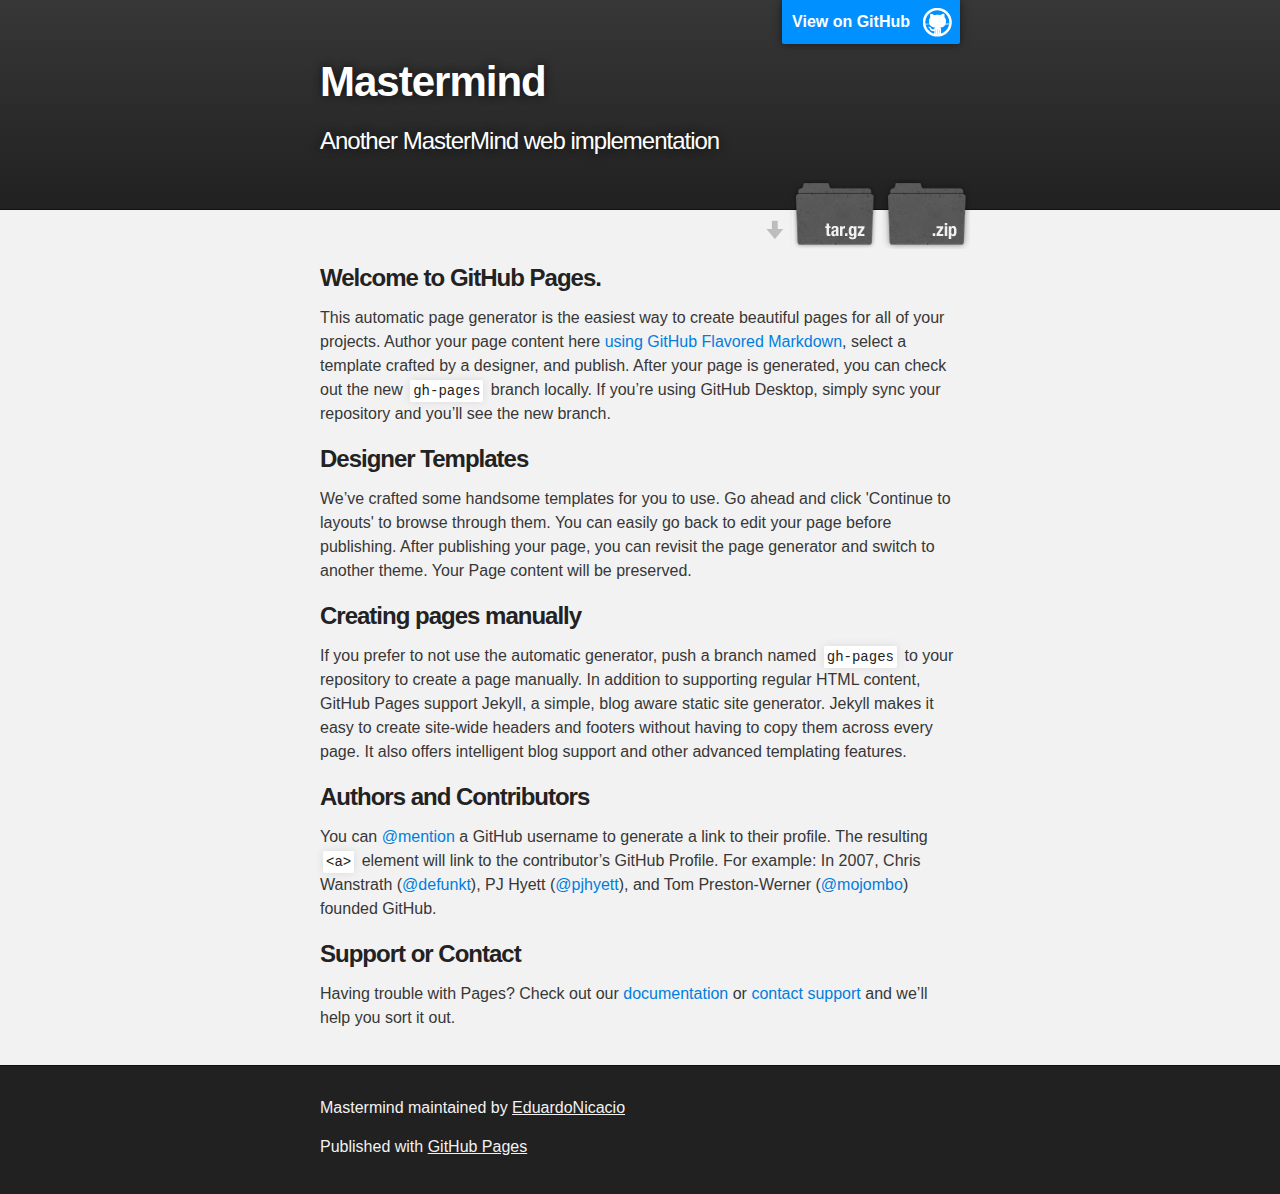
<file: index.html>
<!DOCTYPE html>
<html>

  <head>
    <meta charset='utf-8'>
    <meta http-equiv="X-UA-Compatible" content="chrome=1">
    <meta name="description" content="Mastermind : Another MasterMind web implementation">

    <link rel="stylesheet" type="text/css" media="screen" href="stylesheets/stylesheet.css">

    <title>Mastermind</title>
  </head>

  <body>

    <!-- HEADER -->
    <div id="header_wrap" class="outer">
        <header class="inner">
          <a id="forkme_banner" href="https://github.com/EduardoNicacio/MasterMind">View on GitHub</a>

          <h1 id="project_title">Mastermind</h1>
          <h2 id="project_tagline">Another MasterMind web implementation</h2>

            <section id="downloads">
              <a class="zip_download_link" href="https://github.com/EduardoNicacio/MasterMind/zipball/master">Download this project as a .zip file</a>
              <a class="tar_download_link" href="https://github.com/EduardoNicacio/MasterMind/tarball/master">Download this project as a tar.gz file</a>
            </section>
        </header>
    </div>

    <!-- MAIN CONTENT -->
    <div id="main_content_wrap" class="outer">
      <section id="main_content" class="inner">
        <h3>
<a id="welcome-to-github-pages" class="anchor" href="#welcome-to-github-pages" aria-hidden="true"><span aria-hidden="true" class="octicon octicon-link"></span></a>Welcome to GitHub Pages.</h3>

<p>This automatic page generator is the easiest way to create beautiful pages for all of your projects. Author your page content here <a href="https://guides.github.com/features/mastering-markdown/">using GitHub Flavored Markdown</a>, select a template crafted by a designer, and publish. After your page is generated, you can check out the new <code>gh-pages</code> branch locally. If you’re using GitHub Desktop, simply sync your repository and you’ll see the new branch.</p>

<h3>
<a id="designer-templates" class="anchor" href="#designer-templates" aria-hidden="true"><span aria-hidden="true" class="octicon octicon-link"></span></a>Designer Templates</h3>

<p>We’ve crafted some handsome templates for you to use. Go ahead and click 'Continue to layouts' to browse through them. You can easily go back to edit your page before publishing. After publishing your page, you can revisit the page generator and switch to another theme. Your Page content will be preserved.</p>

<h3>
<a id="creating-pages-manually" class="anchor" href="#creating-pages-manually" aria-hidden="true"><span aria-hidden="true" class="octicon octicon-link"></span></a>Creating pages manually</h3>

<p>If you prefer to not use the automatic generator, push a branch named <code>gh-pages</code> to your repository to create a page manually. In addition to supporting regular HTML content, GitHub Pages support Jekyll, a simple, blog aware static site generator. Jekyll makes it easy to create site-wide headers and footers without having to copy them across every page. It also offers intelligent blog support and other advanced templating features.</p>

<h3>
<a id="authors-and-contributors" class="anchor" href="#authors-and-contributors" aria-hidden="true"><span aria-hidden="true" class="octicon octicon-link"></span></a>Authors and Contributors</h3>

<p>You can <a href="https://help.github.com/articles/basic-writing-and-formatting-syntax/#mentioning-users-and-teams" class="user-mention">@mention</a> a GitHub username to generate a link to their profile. The resulting <code>&lt;a&gt;</code> element will link to the contributor’s GitHub Profile. For example: In 2007, Chris Wanstrath (<a href="https://github.com/defunkt" class="user-mention">@defunkt</a>), PJ Hyett (<a href="https://github.com/pjhyett" class="user-mention">@pjhyett</a>), and Tom Preston-Werner (<a href="https://github.com/mojombo" class="user-mention">@mojombo</a>) founded GitHub.</p>

<h3>
<a id="support-or-contact" class="anchor" href="#support-or-contact" aria-hidden="true"><span aria-hidden="true" class="octicon octicon-link"></span></a>Support or Contact</h3>

<p>Having trouble with Pages? Check out our <a href="https://help.github.com/pages">documentation</a> or <a href="https://github.com/contact">contact support</a> and we’ll help you sort it out.</p>
      </section>
    </div>

    <!-- FOOTER  -->
    <div id="footer_wrap" class="outer">
      <footer class="inner">
        <p class="copyright">Mastermind maintained by <a href="https://github.com/EduardoNicacio">EduardoNicacio</a></p>
        <p>Published with <a href="https://pages.github.com">GitHub Pages</a></p>
      </footer>
    </div>

    

  </body>
</html>
</file>
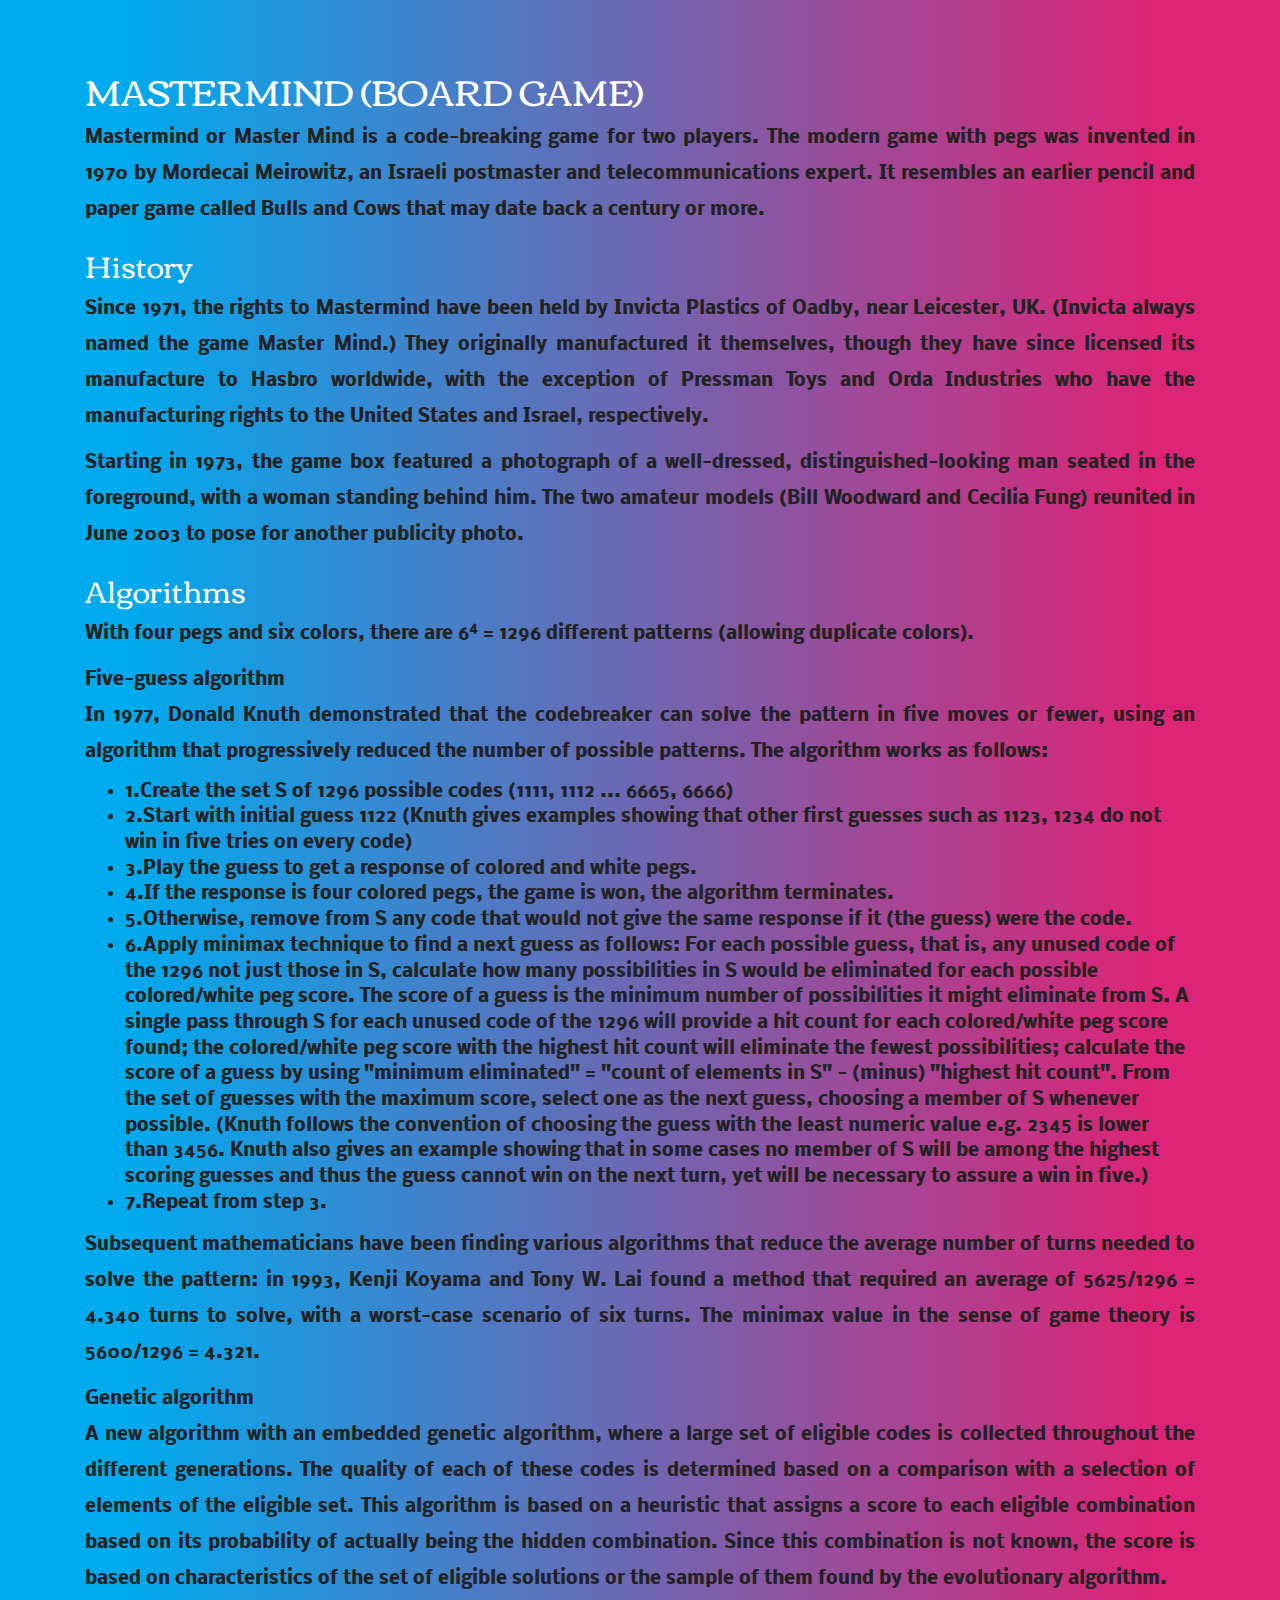
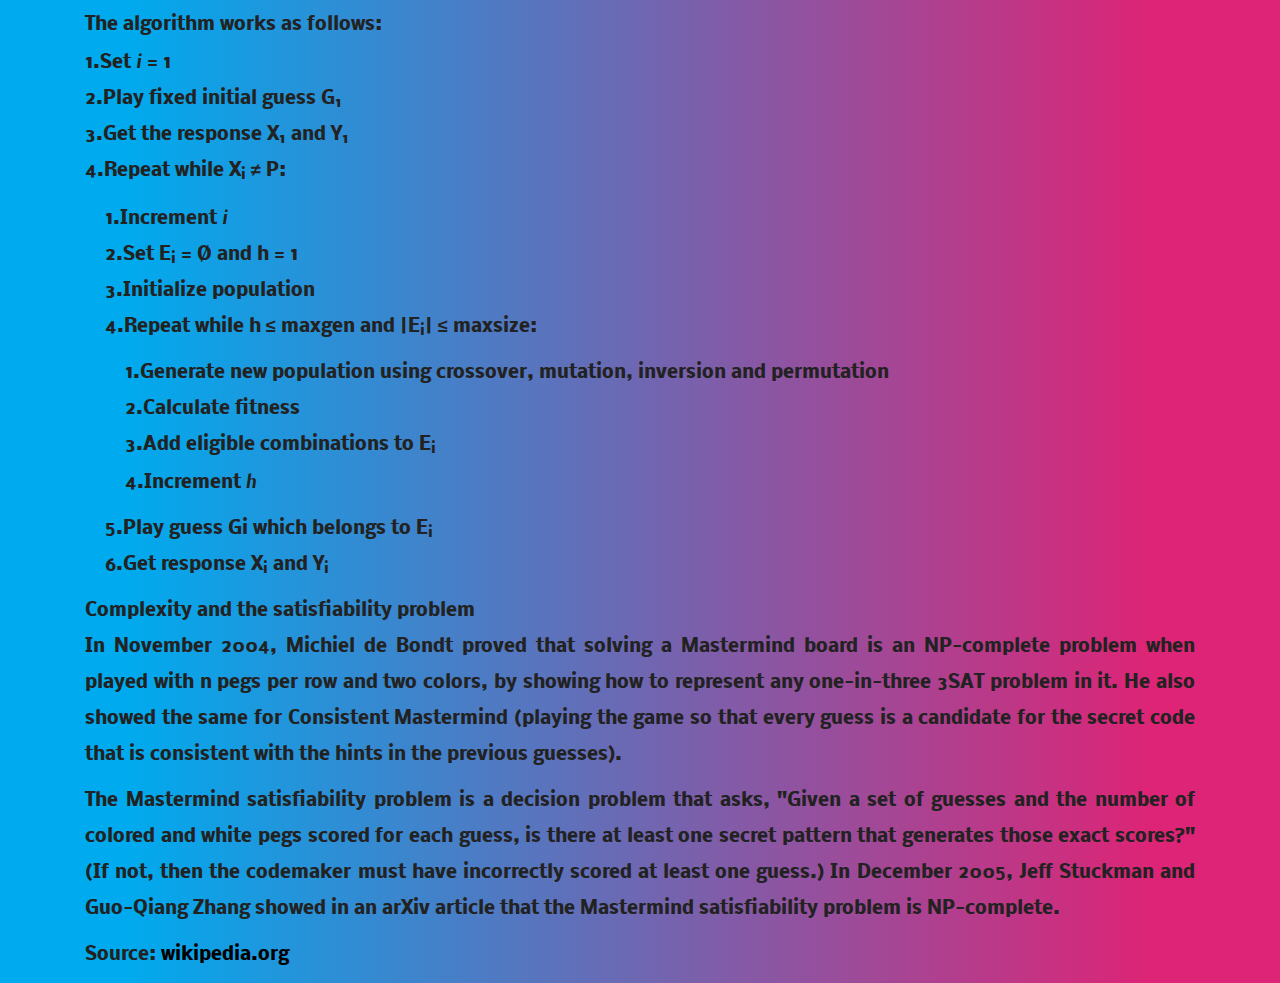
<file: MasterMindSPA/about.html>
﻿<!doctype html>
<html>
<head>
    <meta charset="utf-8">
    <title>About the MasterMind board game</title>

    <link href="Content/bootstrap.min.css" rel="stylesheet" />
    <link href="Content/Site.css" rel="stylesheet" />
    <link href="Content/styles.css" rel="stylesheet" />

    <style type="text/css">
        body {
            background: -webkit-linear-gradient(90deg, #00aaee 10%, #DD2476 90%); /* Chrome 10+, Saf5.1+ */
            background: -moz-linear-gradient(90deg, #00aaee 10%, #DD2476 90%); /* FF3.6+ */
            background: -ms-linear-gradient(90deg, #00aaee 10%, #DD2476 90%); /* IE10 */
            background: -o-linear-gradient(90deg, #00aaee 10%, #DD2476 90%); /* Opera 11.10+ */
            background: linear-gradient(90deg, #00aaee 10%, #DD2476 90%); /* W3C */
        }

        p {
            line-height: 2em;
            text-align:justify;
        }
        a, a:hover {
            color:#000;
        }
    </style>

</head>

<body>
    <div class="container">
        <div class="col-md-12">
            <h1>MASTERMIND (BOARD GAME)</h1>
            <p>
                Mastermind or Master Mind is a code-breaking game for two players.
                The modern game with pegs was invented in 1970 by Mordecai Meirowitz, an Israeli postmaster and telecommunications expert.
                It resembles an earlier pencil and paper game called Bulls and Cows that may date back a century or more.
            </p>
            <h2>History</h2>
            <p>
                Since 1971, the rights to Mastermind have been held by Invicta Plastics of Oadby, near Leicester, UK. (Invicta always named the game Master Mind.)
                They originally manufactured it themselves, though they have since licensed its manufacture to Hasbro worldwide, with the exception of Pressman Toys and Orda Industries who have the manufacturing rights to the United States and Israel, respectively.
            </p><p>
                Starting in 1973, the game box featured a photograph of a well-dressed, distinguished-looking man seated in the foreground, with a woman standing behind him. The two amateur models (Bill Woodward and Cecilia Fung) reunited in June 2003 to pose for another publicity photo.
            </p>

            <h2>Algorithms</h2>
            <p>
                With four pegs and six colors, there are 6<sup>4</sup> = 1296 different patterns (allowing duplicate colors).
            </p>
            <p>
                <b>Five-guess algorithm</b><br>
                In 1977, Donald Knuth demonstrated that the codebreaker can solve the pattern in five moves or fewer, using an algorithm that progressively reduced the number of possible patterns. The algorithm works as follows:
            </p><p>
                <ul>
                    <li><b>1.</b>Create the set S of 1296 possible codes (1111, 1112 ... 6665, 6666)</li>
                    <li>
                        <b>2.</b>Start with initial guess 1122 (Knuth gives examples showing that other first guesses such as 1123, 1234 do not win in five tries on every code)
                    </li>
                    <li>
                        <b>3.</b>Play the guess to get a response of colored and white pegs.
                    </li>
                    <li>
                        <b>4.</b>If the response is four colored pegs, the game is won, the algorithm terminates.
                    </li>
                    <li>
                        <b>5.</b>Otherwise, remove from S any code that would not give the same response if it (the guess) were the code.
                    </li>
                    <li>
                        <b>6.</b>Apply minimax technique to find a next guess as follows: For each possible guess, that is, any unused code of the 1296 not just those in S, calculate how many possibilities in S would be eliminated for each possible colored/white peg score.
                        The score of a guess is the minimum number of possibilities it might eliminate from S.
                        A single pass through S for each unused code of the 1296 will provide a hit count for each colored/white peg score found; the colored/white peg score with the highest hit count will eliminate the fewest possibilities;
                        calculate the score of a guess by using "minimum eliminated" = "count of elements in S" - (minus) "highest hit count". From the set of guesses with the maximum score, select one as the next guess, choosing a member of S whenever possible.
                        (Knuth follows the convention of choosing the guess with the least numeric value e.g. 2345 is lower than 3456. Knuth also gives an example showing that in some cases no member of S will be among the highest scoring guesses and thus the guess cannot win on the next turn, yet will be necessary to assure a win in five.)
                    </li>
                    <li><b>7.</b>Repeat from step 3.</li>
                </ul>
            </p><p>
                Subsequent mathematicians have been finding various algorithms that reduce the average number of turns needed to solve the pattern: in 1993, Kenji Koyama and Tony W. Lai found a method that required an average of 5625/1296 = 4.340 turns to solve, with a worst-case scenario of six turns.
                The minimax value in the sense of game theory is 5600/1296 = 4.321.
            </p>
            <p>
                <b>Genetic algorithm</b><br>
                A new algorithm with an embedded genetic algorithm, where a large set of eligible codes is collected throughout the different generations.
                The quality of each of these codes is determined based on a comparison with a selection of elements of the eligible set.
                This algorithm is based on a heuristic that assigns a score to each eligible combination based on its probability of actually being the hidden combination.
                Since this combination is not known, the score is based on characteristics of the set of eligible solutions or the sample of them found by the evolutionary algorithm.
            </p>
            <p>
                The algorithm works as follows:<br>
                <b>1.</b>Set <i>i</i> = 1<br>
                <b>2.</b>Play fixed initial guess G<sub>1</sub><br>
                <b>3.</b>Get the response X<sub>1</sub> and Y<sub>1</sub><br>
                <b>4.</b>Repeat while X<sub>i</sub> ≠ P:<br>
            <p style="margin-left:20px;">
                <b>1.</b>Increment <i>i</i><br>
                <b>2.</b>Set E<sub>i</sub> = &#216; and h = 1<br>
                <b>3.</b>Initialize population<br>
                <b>4.</b>Repeat while h ≤ maxgen and |E<sub>i</sub>| ≤ maxsize:
            </p>
            <p style="margin-left:40px;">
                <b>1.</b>Generate new population using crossover, mutation, inversion and permutation<br>
                <b>2.</b>Calculate fitness<br>
                <b>3.</b>Add eligible combinations to E<sub>i</sub><br>
                <b>4.</b>Increment <i>h</i><br>
            </p>
            <p style="margin-left:20px;">
                <b>5.</b>Play guess Gi which belongs to E<sub>i</sub><br>
                <b>6.</b>Get response X<sub>i</sub> and Y<sub>i</sub>
            </p>
            </p>
            <p>
                <b>Complexity and the satisfiability problem</b><br>
                In November 2004, Michiel de Bondt proved that solving a Mastermind board is an NP-complete problem when played with n pegs per row and two colors,
                by showing how to represent any one-in-three 3SAT problem in it. He also showed the same for Consistent Mastermind
                (playing the game so that every guess is a candidate for the secret code that is consistent with the hints in the previous guesses).
            </p>
            <p>
                The Mastermind satisfiability problem is a decision problem that asks, "Given a set of guesses and the number of colored and white pegs scored for each guess,
                is there at least one secret pattern that generates those exact scores?" (If not, then the codemaker must have incorrectly scored at least one guess.)
                In December 2005, Jeff Stuckman and Guo-Qiang Zhang showed in an arXiv article that the Mastermind satisfiability problem is NP-complete.
            </p>
            <p>Source: <a href="https://en.wikipedia.org/wiki/Mastermind_(board_game)">wikipedia.org</a></p>
        </div>
    </div>
</body>
</html>
</file>
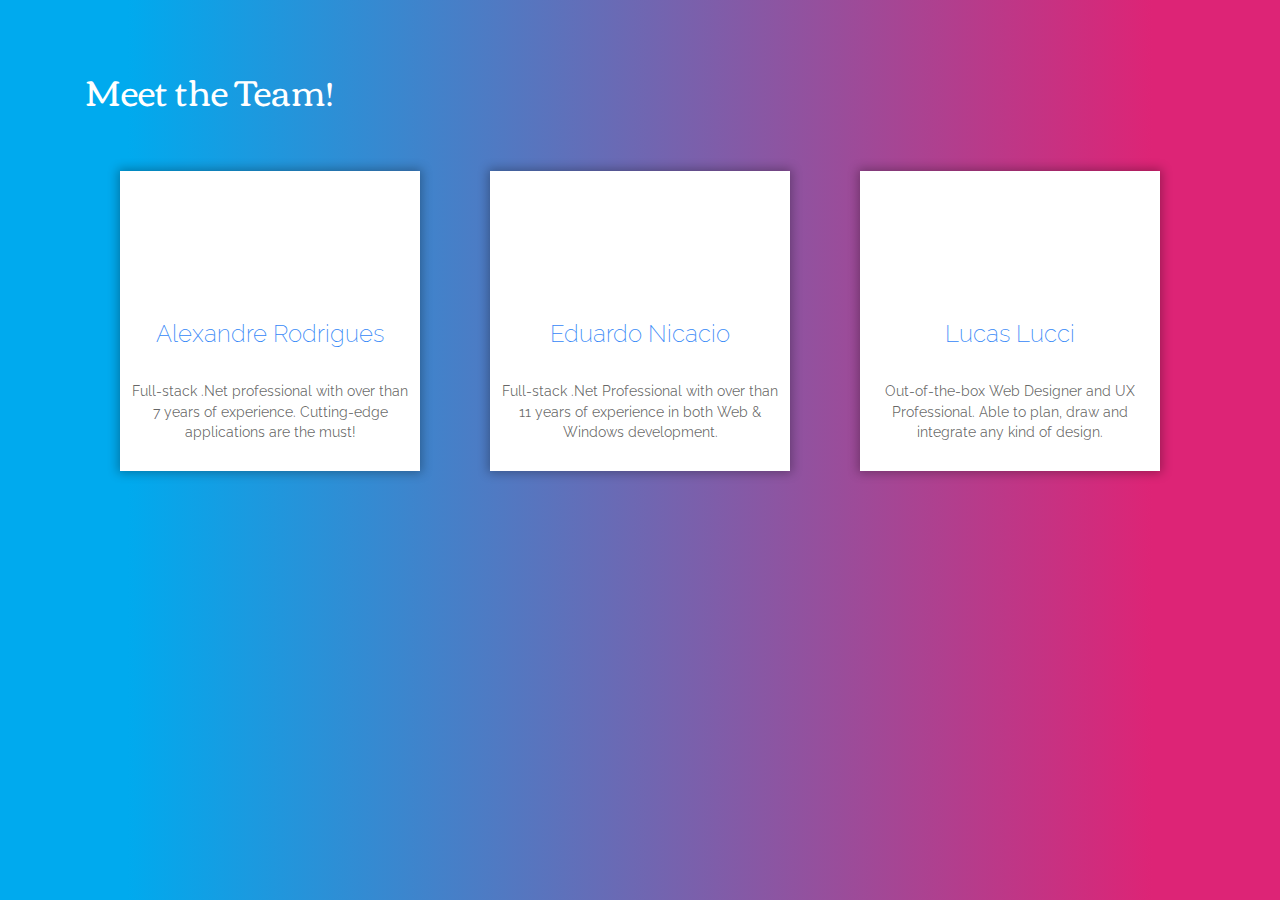
<file: MasterMindSPA/meet.html>
﻿<!doctype html>
<html>
<head>
    <meta charset="utf-8">
    <title>Meet the team!</title>
    <link href="Content/bootstrap.min.css" rel="stylesheet" />
    <link href="Content/Site.css" rel="stylesheet" />
    <link href="Content/styles.css" rel="stylesheet" />
    <link href="Content/Cards.css" rel="stylesheet" />
    <link href="Content/SocialIcons.css" rel="stylesheet" />
    <link href="Content/font-awesome.min.css" rel="stylesheet" />
</head>

<body>
    <div class="container">
        <div class="col-md-12">
            <h1>Meet the Team!</h1>
            <br /><br />

            <div class="col-md-4">
                <div class="card transition">
                    <h2 class="transition">Alexandre Rodrigues</h2>
                    <p>Full-stack .Net professional with over than 7 years of experience. Cutting-edge applications are the must!</p>
                    <div class="cta-container transition">
                        <ul class="social-icons icon-circle icon-zoom list-unstyled list-inline">
                            <li><a href="https://www.facebook.com/RodriguesAle" target="_blank"><i class="fa fa-facebook"></i></a></li>
                            <li><a href="https://br.linkedin.com/in/alexandre-rodrigues-b4629234" target="_blank"><i class="fa fa-linkedin"></i></a></li>
                        </ul>
                    </div>
                    <div class="card_circle card_alexandre transition"></div>
                </div>
            </div>
            <div class="col-md-4">
                <div class="card transition">
                    <h2 class="transition">Eduardo Nicacio</h2>
                    <p>Full-stack .Net Professional with over than 11 years of experience in both Web &amp; Windows development.</p>
                    <div class="cta-container transition">
                        <ul class="social-icons icon-circle icon-zoom list-unstyled list-inline">
                            <li><a href="https://www.facebook.com/EduNicacio" target="_blank"><i class="fa fa-facebook"></i></a></li>
                            <li><a href="https://twitter.com/ecnsoft" target="_blank"><i class="fa fa-twitter"></i></a></li>
                            <li><a href="https://plus.google.com/111075473921423934994/" target="_blank"><i class="fa fa-google-plus"></i></a></li>
                            <li><a href="https://www.linkedin.com/in/eduardonicacio" target="_blank"><i class="fa fa-linkedin"></i></a></li>
                        </ul>
                    </div>
                    <div class="card_circle card_eduardo transition"></div>
                </div>
            </div>
            <div class="col-md-4">
                <div class="card transition">
                    <h2 class="transition">Lucas Lucci</h2>
                    <p>Out-of-the-box Web Designer and UX Professional. Able to plan, draw and integrate any kind of design.</p>
                    <div class="cta-container transition">
                        <ul class="social-icons icon-circle icon-zoom list-unstyled list-inline">
                            <li><a href="https://www.facebook.com/people/Lucas-Lucci/100009127424853" target="_blank"><i class="fa fa-facebook"></i></a></li>
                            <li><a href="https://www.linkedin.com/in/lucaslucci" target="_blank"><i class="fa fa-linkedin"></i></a></li>
                        </ul>
                    </div>
                    <div class="card_circle card_lucas transition"></div>
                </div>
            </div>
        </div>
    </div>
</body>
</html>
</file>
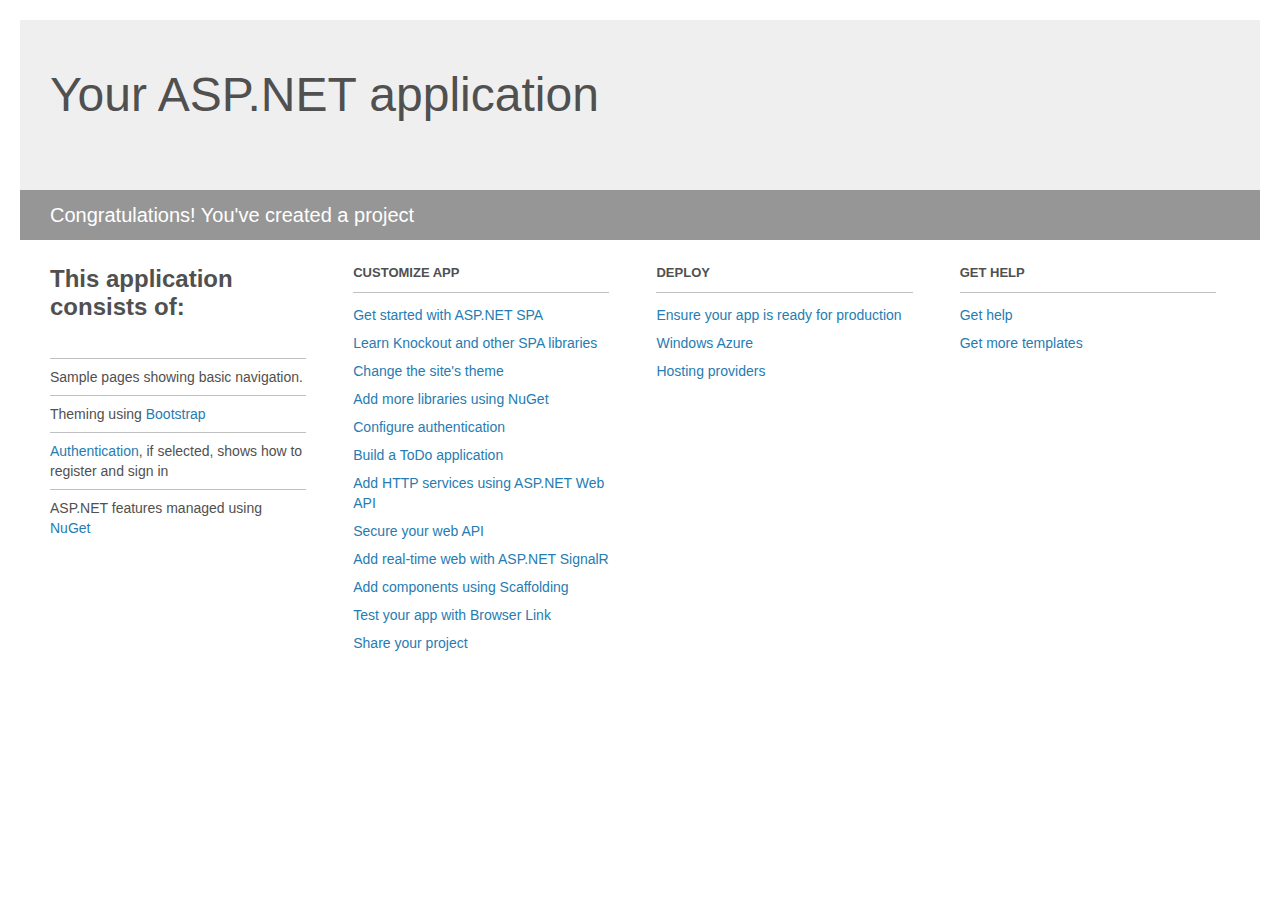
<file: MasterMindSPA/Project_Readme.html>
﻿<!DOCTYPE html>
<html lang="en">
<head>
    <meta charset="utf-8" />
    <title>Your ASP.NET application</title>
    <style>
        body {
            background: #fff;
            color: #505050;
            font: 14px 'Segoe UI', tahoma, arial, helvetica, sans-serif;
            margin: 20px;
            padding: 0;
        }

        #header {
            background: #efefef;
            padding: 0;
        }

        h1 {
            font-size: 48px;
            font-weight: normal;
            margin: 0;
            padding: 0 30px;
            line-height: 150px;
        }

        p {
            font-size: 20px;
            color: #fff;
            background: #969696;
            padding: 0 30px;
            line-height: 50px;
        }

        #main {
            padding: 5px 30px;
        }

        .section {
            width: 21.7%;
            float: left;
            margin: 0 0 0 4%;
        }

            .section h2 {
                font-size: 13px;
                text-transform: uppercase;
                margin: 0;
                border-bottom: 1px solid silver;
                padding-bottom: 12px;
                margin-bottom: 8px;
            }

            .section.first {
                margin-left: 0;
            }

                .section.first h2 {
                    font-size: 24px;
                    text-transform: none;
                    margin-bottom: 25px;
                    border: none;
                }

                .section.first li {
                    border-top: 1px solid silver;
                    padding: 8px 0;
                }

            .section.last {
                margin-right: 0;
            }

        ul {
            list-style: none;
            padding: 0;
            margin: 0;
            line-height: 20px;
        }

        li {
            padding: 4px 0;
        }

        a {
            color: #267cb2;
            text-decoration: none;
        }

            a:hover {
                text-decoration: underline;
            }
    </style>
</head>
<body>

    <div id="header">
        <h1>Your ASP.NET application</h1>
        <p>Congratulations! You've created a project</p>
    </div>

    <div id="main">
        <div class="section first">
            <h2>This application consists of:</h2>
            <ul>
                <li>Sample pages showing basic navigation.</li> 
                <li>Theming using <a href="http://go.microsoft.com/fwlink/?LinkID=320754">Bootstrap</a></li>
                <li><a href="http://go.microsoft.com/fwlink/?LinkID=320755">Authentication</a>, if selected, shows how to register and sign in</li>
                <li>ASP.NET features managed using <a href="http://go.microsoft.com/fwlink/?LinkID=320777">NuGet</a></li>
            </ul>
        </div>

        <div class="section">
            <h2>Customize app</h2>
            <ul>
                <li><a href="http://go.microsoft.com/fwlink/?LinkID=320778">Get started with ASP.NET SPA</a></li>
                <li><a href="http://go.microsoft.com/fwlink/?LinkID=320779">Learn Knockout and other SPA libraries</a></li>
                <li><a href="http://go.microsoft.com/fwlink/?LinkID=320758">Change the site's theme</a></li>
                <li><a href="http://go.microsoft.com/fwlink/?LinkID=320759">Add more libraries using NuGet</a></li>
                <li><a href="http://go.microsoft.com/fwlink/?LinkID=320780">Configure authentication</a></li>
                <li><a href="http://go.microsoft.com/fwlink/?LinkID=320955">Build a ToDo application</a></li>
                <li><a href="http://go.microsoft.com/fwlink/?LinkID=320763">Add HTTP services using ASP.NET Web API</a></li>
                <li><a href="http://go.microsoft.com/fwlink/?LinkID=320764">Secure your web API</a></li>
                <li><a href="http://go.microsoft.com/fwlink/?LinkID=320765">Add real-time web with ASP.NET SignalR</a></li>
                <li><a href="http://go.microsoft.com/fwlink/?LinkID=320766">Add components using Scaffolding</a></li>
                <li><a href="http://go.microsoft.com/fwlink/?LinkID=320767">Test your app with Browser Link</a></li>
                <li><a href="http://go.microsoft.com/fwlink/?LinkID=320768">Share your project</a></li>
            </ul>
        </div>

        <div class="section">
            <h2>Deploy</h2>
            <ul>
                <li><a href="http://go.microsoft.com/fwlink/?LinkID=320769">Ensure your app is ready for production</a></li>
                <li><a href="http://go.microsoft.com/fwlink/?LinkID=320770">Windows Azure</a></li>
                <li><a href="http://go.microsoft.com/fwlink/?LinkID=320771">Hosting providers</a></li>
            </ul>
        </div>

        <div class="section last">
            <h2>Get help</h2>
            <ul>
                <li><a href="http://go.microsoft.com/fwlink/?LinkID=320772">Get help</a></li>
                <li><a href="http://go.microsoft.com/fwlink/?LinkID=320773">Get more templates</a></li>
            </ul>
        </div>
    </div>

</body>
</html>
</file>
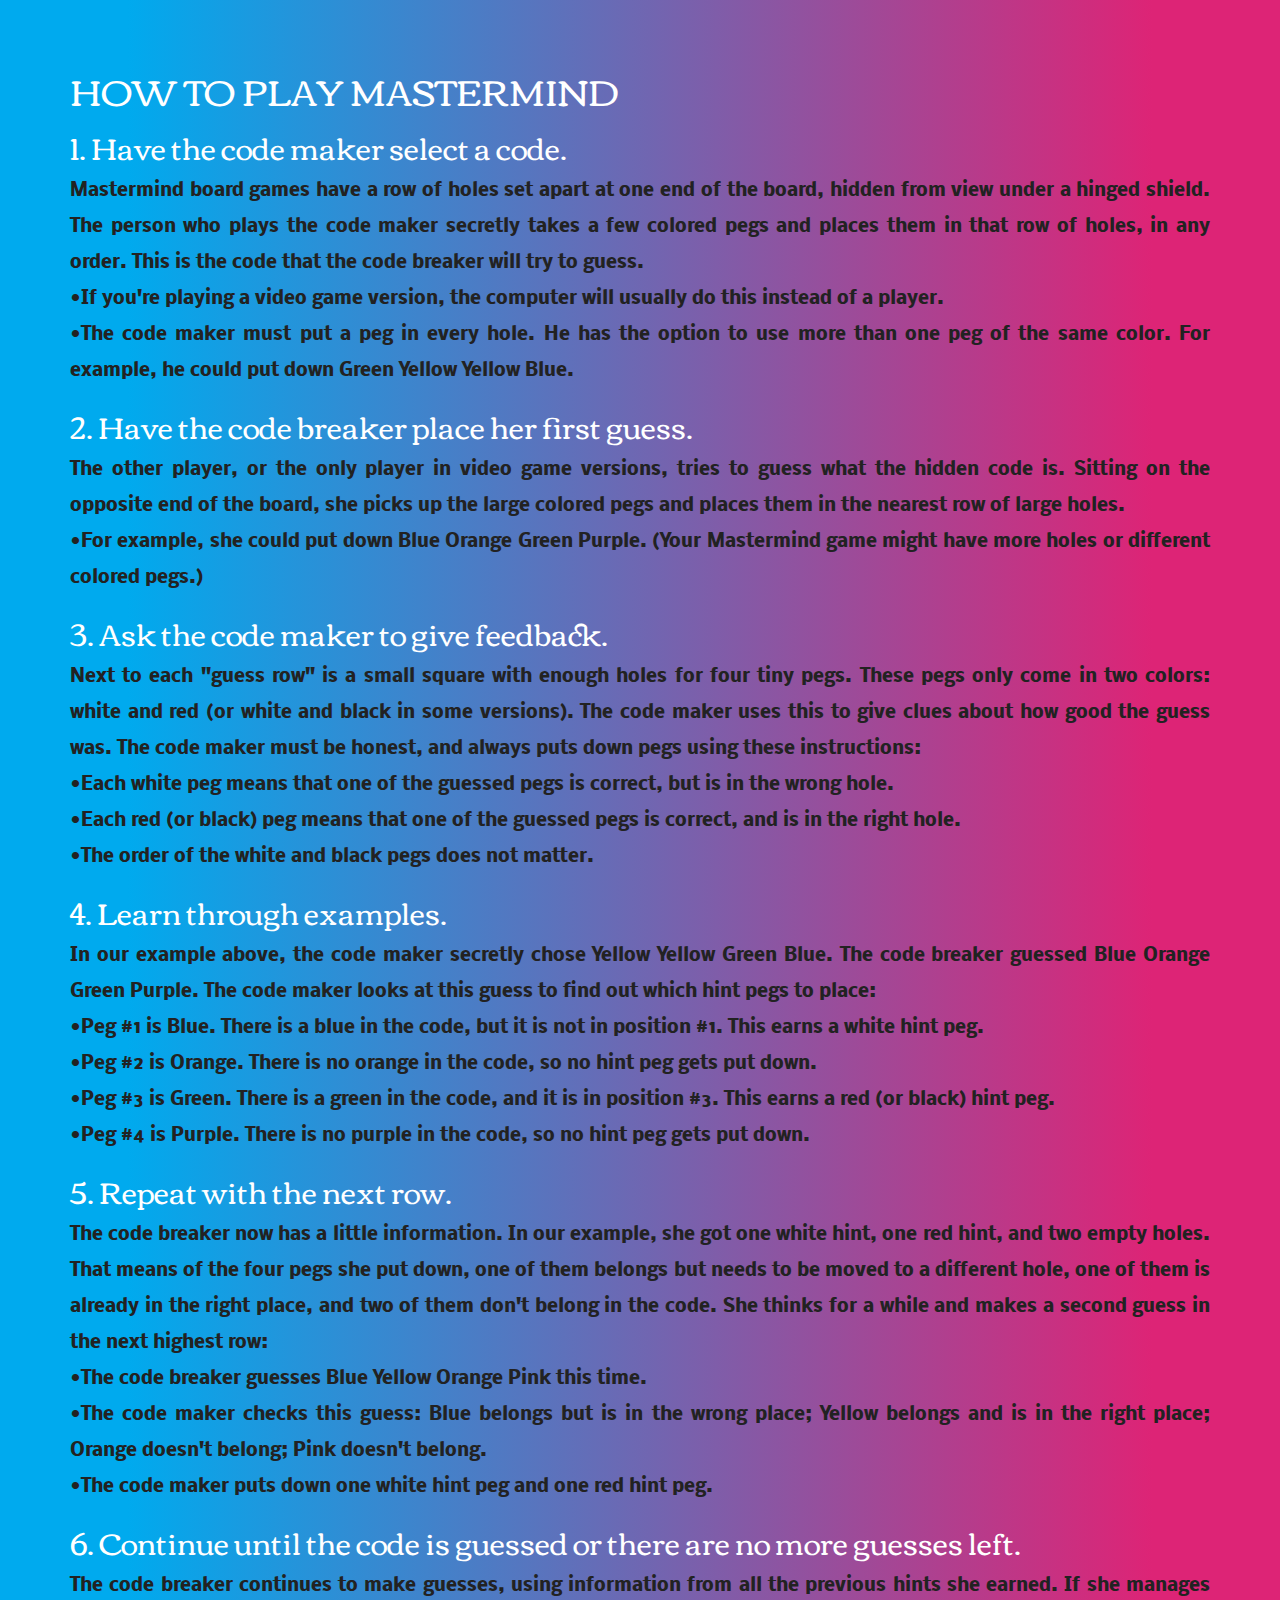
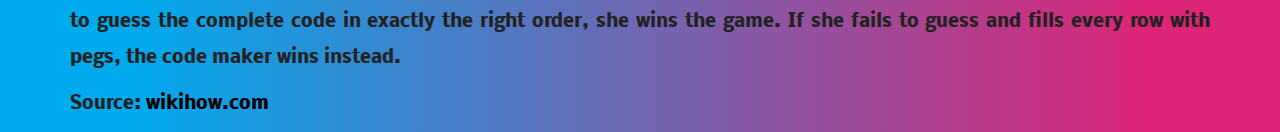
<file: MasterMindSPA/rules.html>
﻿<!doctype html>
<html>
<head>
    <meta charset="utf-8">
    <title>How to Play MasterMind</title>
    <link href="Content/bootstrap.min.css" rel="stylesheet" />
    <link href="Content/Site.css" rel="stylesheet" />
    <link href="Content/styles.css" rel="stylesheet" />

    <style type="text/css">
        body {
            background: -webkit-linear-gradient(90deg, #00aaee 10%, #DD2476 90%); /* Chrome 10+, Saf5.1+ */
            background: -moz-linear-gradient(90deg, #00aaee 10%, #DD2476 90%); /* FF3.6+ */
            background: -ms-linear-gradient(90deg, #00aaee 10%, #DD2476 90%); /* IE10 */
            background: -o-linear-gradient(90deg, #00aaee 10%, #DD2476 90%); /* Opera 11.10+ */
            background: linear-gradient(90deg, #00aaee 10%, #DD2476 90%); /* W3C */
        }

        p {
            line-height: 2em;
            text-align: justify;
        }

        a, a:hover {
            color: #000;
        }
    </style>
</head>

<body>
    <div class="container">
        <h1>HOW TO PLAY MASTERMIND</h1>
        <h2>1. Have the code maker select a code.</h2>
        <p>
            Mastermind board games have a row of holes set apart at one end of the board, hidden from view under a hinged shield.
            The person who plays the code maker secretly takes a few colored pegs and places them in that row of holes, in any order.
            This is the code that the code breaker will try to guess.
            <br>
            •If you're playing a video game version, the computer will usually do this instead of a player.
            <br>
            •The code maker must put a peg in every hole. He has the option to use more than one peg of the same color. For example, he could put down Green Yellow Yellow Blue.

        </p>
        <h2>2. Have the code breaker place her first guess.</h2>
        <p>
            The other player, or the only player in video game versions, tries to guess what the hidden code is.
            Sitting on the opposite end of the board, she picks up the large colored pegs and places them in the nearest row of large holes.<br>
            •For example, she could put down Blue Orange Green Purple. (Your Mastermind game might have more holes or different colored pegs.)

        </p>
        <h2>3. Ask the code maker to give feedback.</h2>
        <p>
            Next to each "guess row" is a small square with enough holes for four tiny pegs.
            These pegs only come in two colors: white and red (or white and black in some versions).
            The code maker uses this to give clues about how good the guess was.
            The code maker must be honest, and always puts down pegs using these instructions:
            <br>
            •Each white peg means that one of the guessed pegs is correct, but is in the wrong hole.
            <br>
            •Each red (or black) peg means that one of the guessed pegs is correct, and is in the right hole.
            <br>
            •The order of the white and black pegs does not matter.
        </p>
        <h2>4. Learn through examples.</h2>
        <p>
            In our example above, the code maker secretly chose Yellow Yellow Green Blue. The code breaker guessed Blue Orange Green Purple.
            The code maker looks at this guess to find out which hint pegs to place:<br>
            •Peg #1 is Blue. There is a blue in the code, but it is not in position #1. This earns a white hint peg.<br>
            •Peg #2 is Orange. There is no orange in the code, so no hint peg gets put down.<br>
            •Peg #3 is Green. There is a green in the code, and it is in position #3. This earns a red (or black) hint peg.
            <br>
            •Peg #4 is Purple. There is no purple in the code, so no hint peg gets put down.

        </p>
        <h2>5. Repeat with the next row.</h2>
        <p>
            The code breaker now has a little information. In our example, she got one white hint, one red hint, and two empty holes.
            That means of the four pegs she put down, one of them belongs but needs to be moved to a different hole, one of them is already in the right place, and two of them don't belong in the code.
            She thinks for a while and makes a second guess in the next highest row:
            <br>
            •The code breaker guesses Blue Yellow Orange Pink this time.
            <br>
            •The code maker checks this guess: Blue belongs but is in the wrong place; Yellow belongs and is in the right place; Orange doesn't belong; Pink doesn't belong.<br>
            •The code maker puts down one white hint peg and one red hint peg.

        </p>
        <h2>6. Continue until the code is guessed or there are no more guesses left.</h2>
        <p>
            The code breaker continues to make guesses, using information from all the previous hints she earned.
            If she manages to guess the complete code in exactly the right order, she wins the game.
            If she fails to guess and fills every row with pegs, the code maker wins instead.
        </p>
        <p>Source: <a href="http://www.wikihow.com/Play-Mastermind">wikihow.com</a></p>
    </div>
</body>
</html>
</file>
<file: stylesheets/stylesheet.css>
/*******************************************************************************
Slate Theme for GitHub Pages
by Jason Costello, @jsncostello
*******************************************************************************/

@import url(github-light.css);

/*******************************************************************************
MeyerWeb Reset
*******************************************************************************/

html, body, div, span, applet, object, iframe,
h1, h2, h3, h4, h5, h6, p, blockquote, pre,
a, abbr, acronym, address, big, cite, code,
del, dfn, em, img, ins, kbd, q, s, samp,
small, strike, strong, sub, sup, tt, var,
b, u, i, center,
dl, dt, dd, ol, ul, li,
fieldset, form, label, legend,
table, caption, tbody, tfoot, thead, tr, th, td,
article, aside, canvas, details, embed,
figure, figcaption, footer, header, hgroup,
menu, nav, output, ruby, section, summary,
time, mark, audio, video {
  margin: 0;
  padding: 0;
  border: 0;
  font: inherit;
  vertical-align: baseline;
}

/* HTML5 display-role reset for older browsers */
article, aside, details, figcaption, figure,
footer, header, hgroup, menu, nav, section {
  display: block;
}

ol, ul {
  list-style: none;
}

table {
  border-collapse: collapse;
  border-spacing: 0;
}

/*******************************************************************************
Theme Styles
*******************************************************************************/

body {
  box-sizing: border-box;
  color:#373737;
  background: #212121;
  font-size: 16px;
  font-family: 'Myriad Pro', Calibri, Helvetica, Arial, sans-serif;
  line-height: 1.5;
  -webkit-font-smoothing: antialiased;
}

h1, h2, h3, h4, h5, h6 {
  margin: 10px 0;
  font-weight: 700;
  color:#222222;
  font-family: 'Lucida Grande', 'Calibri', Helvetica, Arial, sans-serif;
  letter-spacing: -1px;
}

h1 {
  font-size: 36px;
  font-weight: 700;
}

h2 {
  padding-bottom: 10px;
  font-size: 32px;
  background: url('../images/bg_hr.png') repeat-x bottom;
}

h3 {
  font-size: 24px;
}

h4 {
  font-size: 21px;
}

h5 {
  font-size: 18px;
}

h6 {
  font-size: 16px;
}

p {
  margin: 10px 0 15px 0;
}

footer p {
  color: #f2f2f2;
}

a {
  text-decoration: none;
  color: #007edf;
  text-shadow: none;

  transition: color 0.5s ease;
  transition: text-shadow 0.5s ease;
  -webkit-transition: color 0.5s ease;
  -webkit-transition: text-shadow 0.5s ease;
  -moz-transition: color 0.5s ease;
  -moz-transition: text-shadow 0.5s ease;
  -o-transition: color 0.5s ease;
  -o-transition: text-shadow 0.5s ease;
  -ms-transition: color 0.5s ease;
  -ms-transition: text-shadow 0.5s ease;
}

a:hover, a:focus {text-decoration: underline;}

footer a {
  color: #F2F2F2;
  text-decoration: underline;
}

em {
  font-style: italic;
}

strong {
  font-weight: bold;
}

img {
  position: relative;
  margin: 0 auto;
  max-width: 739px;
  padding: 5px;
  margin: 10px 0 10px 0;
  border: 1px solid #ebebeb;

  box-shadow: 0 0 5px #ebebeb;
  -webkit-box-shadow: 0 0 5px #ebebeb;
  -moz-box-shadow: 0 0 5px #ebebeb;
  -o-box-shadow: 0 0 5px #ebebeb;
  -ms-box-shadow: 0 0 5px #ebebeb;
}

p img {
  display: inline;
  margin: 0;
  padding: 0;
  vertical-align: middle;
  text-align: center;
  border: none;
}

pre, code {
  width: 100%;
  color: #222;
  background-color: #fff;

  font-family: Monaco, "Bitstream Vera Sans Mono", "Lucida Console", Terminal, monospace;
  font-size: 14px;

  border-radius: 2px;
  -moz-border-radius: 2px;
  -webkit-border-radius: 2px;
}

pre {
  width: 100%;
  padding: 10px;
  box-shadow: 0 0 10px rgba(0,0,0,.1);
  overflow: auto;
}

code {
  padding: 3px;
  margin: 0 3px;
  box-shadow: 0 0 10px rgba(0,0,0,.1);
}

pre code {
  display: block;
  box-shadow: none;
}

blockquote {
  color: #666;
  margin-bottom: 20px;
  padding: 0 0 0 20px;
  border-left: 3px solid #bbb;
}


ul, ol, dl {
  margin-bottom: 15px
}

ul {
  list-style-position: inside;
  list-style: disc;
  padding-left: 20px;
}

ol {
  list-style-position: inside;
  list-style: decimal;
  padding-left: 20px;
}

dl dt {
  font-weight: bold;
}

dl dd {
  padding-left: 20px;
  font-style: italic;
}

dl p {
  padding-left: 20px;
  font-style: italic;
}

hr {
  height: 1px;
  margin-bottom: 5px;
  border: none;
  background: url('../images/bg_hr.png') repeat-x center;
}

table {
  border: 1px solid #373737;
  margin-bottom: 20px;
  text-align: left;
 }

th {
  font-family: 'Lucida Grande', 'Helvetica Neue', Helvetica, Arial, sans-serif;
  padding: 10px;
  background: #373737;
  color: #fff;
 }

td {
  padding: 10px;
  border: 1px solid #373737;
 }

form {
  background: #f2f2f2;
  padding: 20px;
}

/*******************************************************************************
Full-Width Styles
*******************************************************************************/

.outer {
  width: 100%;
}

.inner {
  position: relative;
  max-width: 640px;
  padding: 20px 10px;
  margin: 0 auto;
}

#forkme_banner {
  display: block;
  position: absolute;
  top:0;
  right: 10px;
  z-index: 10;
  padding: 10px 50px 10px 10px;
  color: #fff;
  background: url('../images/blacktocat.png') #0090ff no-repeat 95% 50%;
  font-weight: 700;
  box-shadow: 0 0 10px rgba(0,0,0,.5);
  border-bottom-left-radius: 2px;
  border-bottom-right-radius: 2px;
}

#header_wrap {
  background: #212121;
  background: -moz-linear-gradient(top, #373737, #212121);
  background: -webkit-linear-gradient(top, #373737, #212121);
  background: -ms-linear-gradient(top, #373737, #212121);
  background: -o-linear-gradient(top, #373737, #212121);
  background: linear-gradient(top, #373737, #212121);
}

#header_wrap .inner {
  padding: 50px 10px 30px 10px;
}

#project_title {
  margin: 0;
  color: #fff;
  font-size: 42px;
  font-weight: 700;
  text-shadow: #111 0px 0px 10px;
}

#project_tagline {
  color: #fff;
  font-size: 24px;
  font-weight: 300;
  background: none;
  text-shadow: #111 0px 0px 10px;
}

#downloads {
  position: absolute;
  width: 210px;
  z-index: 10;
  bottom: -40px;
  right: 0;
  height: 70px;
  background: url('../images/icon_download.png') no-repeat 0% 90%;
}

.zip_download_link {
  display: block;
  float: right;
  width: 90px;
  height:70px;
  text-indent: -5000px;
  overflow: hidden;
  background: url(../images/sprite_download.png) no-repeat bottom left;
}

.tar_download_link {
  display: block;
  float: right;
  width: 90px;
  height:70px;
  text-indent: -5000px;
  overflow: hidden;
  background: url(../images/sprite_download.png) no-repeat bottom right;
  margin-left: 10px;
}

.zip_download_link:hover {
  background: url(../images/sprite_download.png) no-repeat top left;
}

.tar_download_link:hover {
  background: url(../images/sprite_download.png) no-repeat top right;
}

#main_content_wrap {
  background: #f2f2f2;
  border-top: 1px solid #111;
  border-bottom: 1px solid #111;
}

#main_content {
  padding-top: 40px;
}

#footer_wrap {
  background: #212121;
}



/*******************************************************************************
Small Device Styles
*******************************************************************************/

@media screen and (max-width: 480px) {
  body {
    font-size:14px;
  }

  #downloads {
    display: none;
  }

  .inner {
    min-width: 320px;
    max-width: 480px;
  }

  #project_title {
  font-size: 32px;
  }

  h1 {
    font-size: 28px;
  }

  h2 {
    font-size: 24px;
  }

  h3 {
    font-size: 21px;
  }

  h4 {
    font-size: 18px;
  }

  h5 {
    font-size: 14px;
  }

  h6 {
    font-size: 12px;
  }

  code, pre {
    min-width: 320px;
    max-width: 480px;
    font-size: 11px;
  }

}
</file>
<file: MasterMindSPA/Content/Site.css>
﻿body {
    padding-top: 50px;
    padding-bottom: 20px;
}

/* Set padding to keep content from hitting the edges */
.body-content {
    padding-left: 15px;
    padding-right: 15px;
}

/* Set width on the form input elements since they're 100% wide by default */
input,
select,
textarea {
    max-width: 280px;
}

/* Set padding to display errors that occur during databinding */
.padding-error {
    padding-top: 20px;
}

@media only screen and (max-width: 767px) {
    .nofloat {
        float: none;
        padding: 10px 15px;
    }
}
</file>
<file: MasterMindSPA/Content/styles.css>
﻿@charset "utf-8";
@import url('http://fonts.googleapis.com/css?family=Corben:bold');
@import url('http://fonts.googleapis.com/css?family=Nobile');
@import url('http://fonts.googleapis.com/css?family=Raleway:400,200');

* {
    font-family: 'Nobile', Helvetica, Arial, sans-serif;
    font-size: 18px;
    font-weight: bold;
    color: #222;
}

html {
    height: 100%;
    width: 100%;
}

body {
    height: 100%;
    background: -webkit-linear-gradient(rgb(255,255,0), rgb(255,65,0));
    background: -o-linear-gradient(rgb(255,255,0), rgb(255,65,0));
    background: -moz-linear-gradient(rgb(255,255,0), rgb(255,65,0));
    background: linear-gradient(rgb(255,255,0), rgb(255,65,0));
    background-attachment: fixed;
}

h1, h2, h3, h4, h5, h6 {
    font-family: 'Corben', Georgia, Times, serif;
    color: #fff;
}

#general {
    position: relative;
    /*background:url(images/strips.png) repeat-x center bottom;*/
}

#logo {
    margin: auto;
    padding-top: 50px;
    width: 100%;
    height: 100%;
    background-image: url(images/board.png);
    background-repeat: no-repeat;
}

#txtName {
    height: 60px;
    width: 300px;
    margin: 40px 0;
    background-color: #FFF;
    border-radius: 10px;
    border: 3px solid;
    border-color: rgb(255,51,0);
    text-align: center;
    font-family: "Trebuchet MS", Arial, Helvetica, sans-serif;
    font-size: 28px;
    font-weight: bold;
    color: #333;
}

#btns {
    position: static;
    float: left;
    width: 50%;
    height: auto;
}

#btnsingle {
    border: 0;
    background: none;
    width: 321px;
    height: 60px;
    background: url(images/single.png) no-repeat center top;
    background-size: contain;
}

    #btnsingle:hover {
        width: 353px;
        height: 66px;
        background-size: 353px 66px;
        -ms-transform: rotate(-7deg);
        -webkit-transform: rotate(-7deg);
        transform: rotate(-7deg);
        cursor: pointer;
        background-size: contain;
    }

#btnmulti {
    border: 0;
    background: none;
    width: 286px;
    height: 60px;
    background: url(images/multi.png) no-repeat center top;
    background-size: contain;
}

    #btnmulti:hover {
        width: 315px;
        height: 66px;
        background-size: 315px 66px;
        -ms-transform: rotate(7deg);
        -webkit-transform: rotate(7deg);
        transform: rotate(7deg);
        cursor: not-allowed;
        background-size: contain;
    }

/******************* Game Page *********************/

#top {
    position: relative;
    height: 100px;
    width: 800px;
    margin: auto;
    padding-top: 20px;
}

#side {
    position: relative;
    float: left;
    height: auto;
    width: 250px;
    margin: auto;
    padding: 10px;
}

    #side img:hover {
        -ms-transform: scale(1.2,1.2);
        -webkit-transform: scale(1.2,1.2);
        transform: scale(1.2,1.2);
        cursor: pointer;
    }

#middle {
    position: relative;
    height: auto;
    width: 800px;
    margin: auto;
}

.box {
    position: fixed;
    width: 960px;
    height: 400px;
    padding: 0;
    margin-left: 50%;
    margin-top: 0;
    left: -480px;
    z-index: 1;
    display: none;
}

    .box a {
        text-decoration: none;
        color: #040346;
    }

/***************************************************/


/****************** Board Styles *******************/

#board {
    position: relative;
    float: left;
    height: 446px;
    width: 483px;
    margin: auto;
    padding-top: 6px;
    padding-left: 3px;
    background: url(images/gameboard.png) no-repeat;
}

.pins {
    position: relative;
    float: left;
    height: 30px;
    width: 30px;
    margin: 5px;
    background: url(images/hole.png) no-repeat;
}

.check {
    position: relative;
    float: left;
    height: 30px;
    width: 70px;
    margin: 5px;
    background: url(images/holesSmall.png) no-repeat;
}

.btnCheck {
    width: 30px;
    height: 30px;
    border: none;
    background-image: url(images/check.png);
    background-color: transparent;
    cursor: pointer;
}

    .btnCheck:hover {
        background-image: url(images/checkHover.png);
        background-color: transparent;
        cursor: pointer;
    }

/***************************************************/

footer p {
    font-family: 'Raleway', sans-serif;
    color: #fff;
    font-size: .8em;
    text-align: center;
    bottom: 0 !important;
}
</file>
<file: MasterMindSPA/Content/Cards.css>
﻿@import url('http://fonts.googleapis.com/css?family=Raleway:400,200');

body {
    background: -webkit-linear-gradient(90deg, #00aaee 10%, #DD2476 90%); /* Chrome 10+, Saf5.1+ */
    background: -moz-linear-gradient(90deg, #00aaee 10%, #DD2476 90%); /* FF3.6+ */
    background: -ms-linear-gradient(90deg, #00aaee 10%, #DD2476 90%); /* IE10 */
    background: -o-linear-gradient(90deg, #00aaee 10%, #DD2476 90%); /* Opera 11.10+ */
    background: linear-gradient(90deg, #00aaee 10%, #DD2476 90%); /* W3C */
}

.transition {
    transition: .3s cubic-bezier(.3, 0, 0, 1.3);
}

.card {
    background-color: #fff;
    bottom: 0;
    box-shadow: 0px 0px 10px 2px rgba(0,0,0,0.3);
    -webkit-box-shadow: 0px 0px 10px 2px rgba(0,0,0,0.3);
    -moz-box-shadow: 0px 0px 10px 2px rgba(0,0,0,0.3);
    height: 300px;
    left: 0;
    margin: auto;
    overflow: hidden;
    position: relative;
    right: 0;
    top: 0;
    width: 300px;
}

    .card:hover {
        height: 450px;
        width: 300px;
    }

        .card:hover .cta-container {
            display: inline;
            margin-top: 380px;
        }

        .card:hover .card_circle {
            background-size: auto;
            border-radius: 0;
            margin-top: -130px;
        }

        .card:hover h2 {
            margin-top: 16px;
            padding: 5px;
        }

            .card:hover h2 small {
                color: #fff;
            }

        .card:hover p {
            margin-top: 280px;
        }

.card_circle {
    /*background: url('http://lorempixel.com/400/200') no-repeat center bottom;*/
    background-color: #3487f7;
    background-size: cover;
    border-radius: 50%;
    height: 400px;
    margin-left: -75px;
    margin-top: -270px;
    position: absolute;
    width: 450px;
}

.card_alexandre {
    background: url('http://www.top1000funds.com/wp-content/uploads/2013/06/Toronto-dusk-WEB.jpg') no-repeat center bottom;
}

.card_eduardo {
    background: url('http://cdn1.indie88cdn.com/wp-content/uploads/2015/04/Banff1190-400x200.jpg') no-repeat center bottom;
}

.card_lucas {
    background: url('http://www.bicas.co.uk/wp-content/uploads/2015/04/FIC_FIC-Vancouver1-400x200.jpg') no-repeat center bottom;
}

h2 {
    color: #3487f7;
    font-family: 'Raleway', sans-serif;
    font-size: 24px;
    font-weight: 200;
    margin-top: 150px;
    position: absolute;
    text-align: center;
    width: 100%;
    z-index: 9999;
}

p {
    color: rgba(0,0,0,.6);
    font-size: 0.8em;
    font-family: 'Raleway', sans-serif;
    font-weight: normal;
    margin-top: 200px;
    position: absolute;
    text-align: center;
    z-index: 9999;
    padding:10px;
}

.cta-container {
    display: none;
    margin-top: 320px;
    position: absolute;
    text-align: center;
    width: 100%;
    z-index: 9999;
}

.cta {
    -moz-border-radius: 2px;
    -moz-transition: 0.2s ease-out;
    -ms-transition: 0.2s ease-out;
    -o-transition: 0.2s ease-out;
    -webkit-border-radius: 2px;
    -webkit-transition: 0.2s ease-out;
    background-clip: padding-box;
    border: 2px solid #3487f7;
    border-radius: 2px;
    color: #3487f7;
    display: inline-block;
    font-family: 'Raleway', sans-serif;
    font-size: 17px;
    font-weight: 400;
    height: 36px;
    letter-spacing: 0.5px;
    line-height: 36px;
    margin-bottom: 15px;
    padding: 0 2rem;
    text-decoration: none;
    text-transform: uppercase;
    transition: 0.2s ease-out;
}

    .cta:hover {
        background-color: #3487f7;
        box-shadow: 0 8px 17px 0 rgba(0, 0, 0, 0.2), 0 6px 20px 0 rgba(0, 0, 0, 0.19);
        color: #fff;
        -moz-box-shadow: 0 8px 17px 0 rgba(0, 0, 0, 0.2), 0 6px 20px 0 rgba(0, 0, 0, 0.19);
        -webkit-box-shadow: 0 8px 17px 0 rgba(0, 0, 0, 0.2), 0 6px 20px 0 rgba(0, 0, 0, 0.19);
    }

footer p {
    position:relative;
    font-family: 'Raleway', sans-serif;
    color: #fff;
    font-size:.8em;
    text-align:center;
}
</file>
<file: MasterMindSPA/Content/SocialIcons.css>
﻿/*Change icons size here*/
.social-icons .fa {
    font-size: .9em;
}
/*Change icons circle size and color here*/
.social-icons .fa {
    width: 50px;
    height: 50px;
    line-height: 50px;
    text-align: center;
    color: #FFF;
    color: rgba(255, 255, 255, 0.8);
    -webkit-transition: all 0.3s ease-in-out;
    -moz-transition: all 0.3s ease-in-out;
    -ms-transition: all 0.3s ease-in-out;
    -o-transition: all 0.3s ease-in-out;
    transition: all 0.3s ease-in-out;
}

.social-icons.icon-circle .fa {
    border-radius: 50%;
}

.social-icons.icon-rounded .fa {
    border-radius: 5px;
}

.social-icons.icon-flat .fa {
    border-radius: 0;
}

.social-icons .fa:hover, .social-icons .fa:active {
    color: #FFF;
    -webkit-box-shadow: 1px 1px 3px #333;
    -moz-box-shadow: 1px 1px 3px #333;
    box-shadow: 1px 1px 3px #333;
}

.social-icons.icon-zoom .fa:hover, .social-icons.icon-zoom .fa:active {
    -webkit-transform: scale(1.1);
    -moz-transform: scale(1.1);
    -ms-transform: scale(1.1);
    -o-transform: scale(1.1);
    transform: scale(1.1);
}

.social-icons.icon-rotate .fa:hover, .social-icons.icon-rotate .fa:active {
    -webkit-transform: scale(1.1) rotate(360deg);
    -moz-transform: scale(1.1) rotate(360deg);
    -ms-transform: scale(1.1) rotate(360deg);
    -o-transform: scale(1.1) rotate(360deg);
    transform: scale(1.1) rotate(360deg);
}

.social-icons .fa-adn {
    background-color: #504e54;
}

.social-icons .fa-apple {
    background-color: #aeb5c5;
}

.social-icons .fa-android {
    background-color: #A5C63B;
}

.social-icons .fa-bitbucket, .social-icons .fa-bitbucket-square {
    background-color: #003366;
}

.social-icons .fa-bitcoin, .social-icons .fa-btc {
    background-color: #F7931A;
}

.social-icons .fa-css3 {
    background-color: #1572B7;
}

.social-icons .fa-dribbble {
    background-color: #F46899;
}

.social-icons .fa-dropbox {
    background-color: #018BD3;
}

.social-icons .fa-facebook, .social-icons .fa-facebook-square {
    background-color: #3C599F;
}

.social-icons .fa-flickr {
    background-color: #FF0084;
}

.social-icons .fa-foursquare {
    background-color: #0086BE;
}

.social-icons .fa-github, .social-icons .fa-github-alt, .social-icons .fa-github-square {
    background-color: #070709;
}

.social-icons .fa-google-plus, .social-icons .fa-google-plus-square {
    background-color: #CF3D2E;
}

.social-icons .fa-html5 {
    background-color: #E54D26;
}

.social-icons .fa-instagram {
    background-color: #A1755C;
}

.social-icons .fa-linkedin, .social-icons .fa-linkedin-square {
    background-color: #0085AE;
}

.social-icons .fa-linux {
    background-color: #FBC002;
    color: #333;
}

.social-icons .fa-maxcdn {
    background-color: #F6AE1C;
}

.social-icons .fa-pagelines {
    background-color: #241E20;
    color: #3984EA;
}

.social-icons .fa-pinterest, .social-icons .fa-pinterest-square {
    background-color: #CC2127;
}

.social-icons .fa-renren {
    background-color: #025DAC;
}

.social-icons .fa-skype {
    background-color: #01AEF2;
}

.social-icons .fa-stack-exchange {
    background-color: #245590;
}

.social-icons .fa-stack-overflow {
    background-color: #FF7300;
}

.social-icons .fa-trello {
    background-color: #265A7F;
}

.social-icons .fa-tumblr, .social-icons .fa-tumblr-square {
    background-color: #314E6C;
}

.social-icons .fa-twitter, .social-icons .fa-twitter-square {
    background-color: #32CCFE;
}

.social-icons .fa-vimeo-square {
    background-color: #229ACC;
}

.social-icons .fa-vk {
    background-color: #375474;
}

.social-icons .fa-weibo {
    background-color: #D72B2B;
}

.social-icons .fa-windows {
    background-color: #12B6F3;
}

.social-icons .fa-xing, .social-icons .fa-xing-square {
    background-color: #00555C;
}

.social-icons .fa-youtube, .social-icons .fa-youtube-play, .social-icons .fa-youtube-square {
    background-color: #C52F30;
}
</file>
